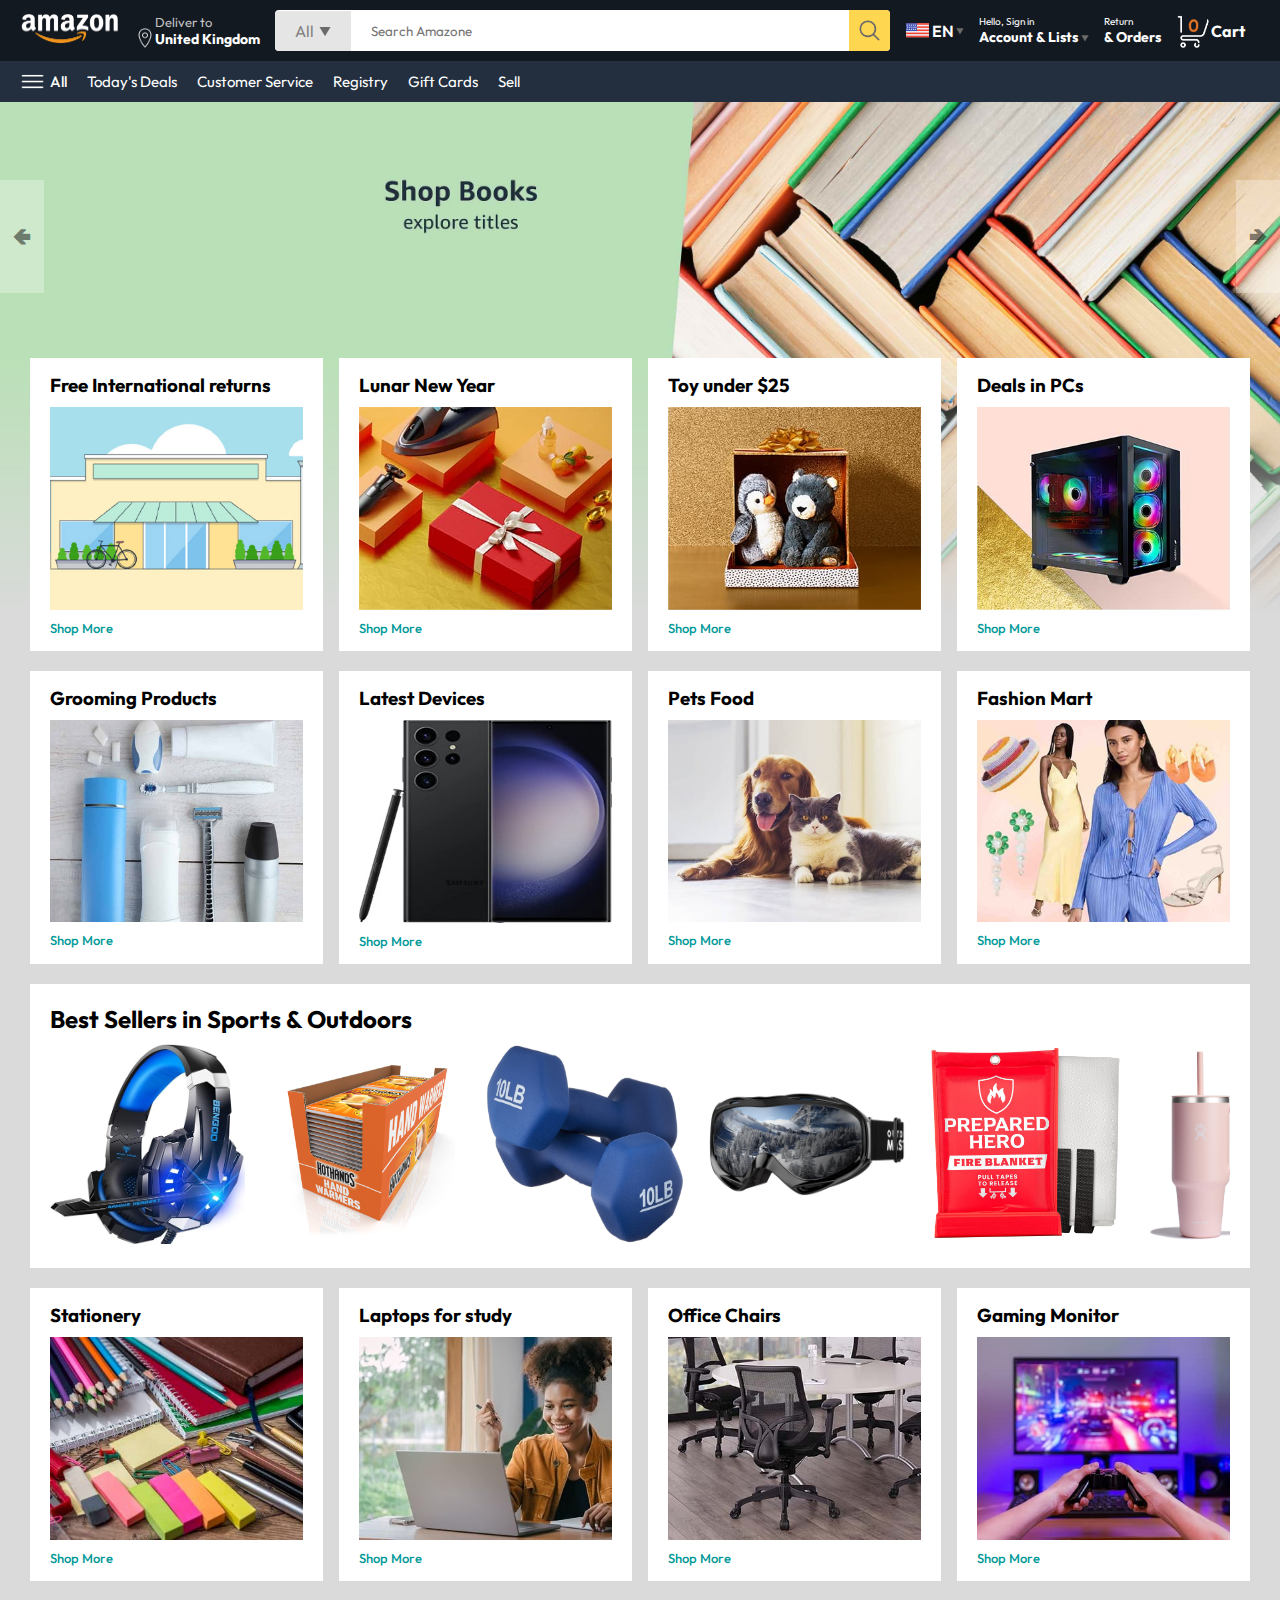
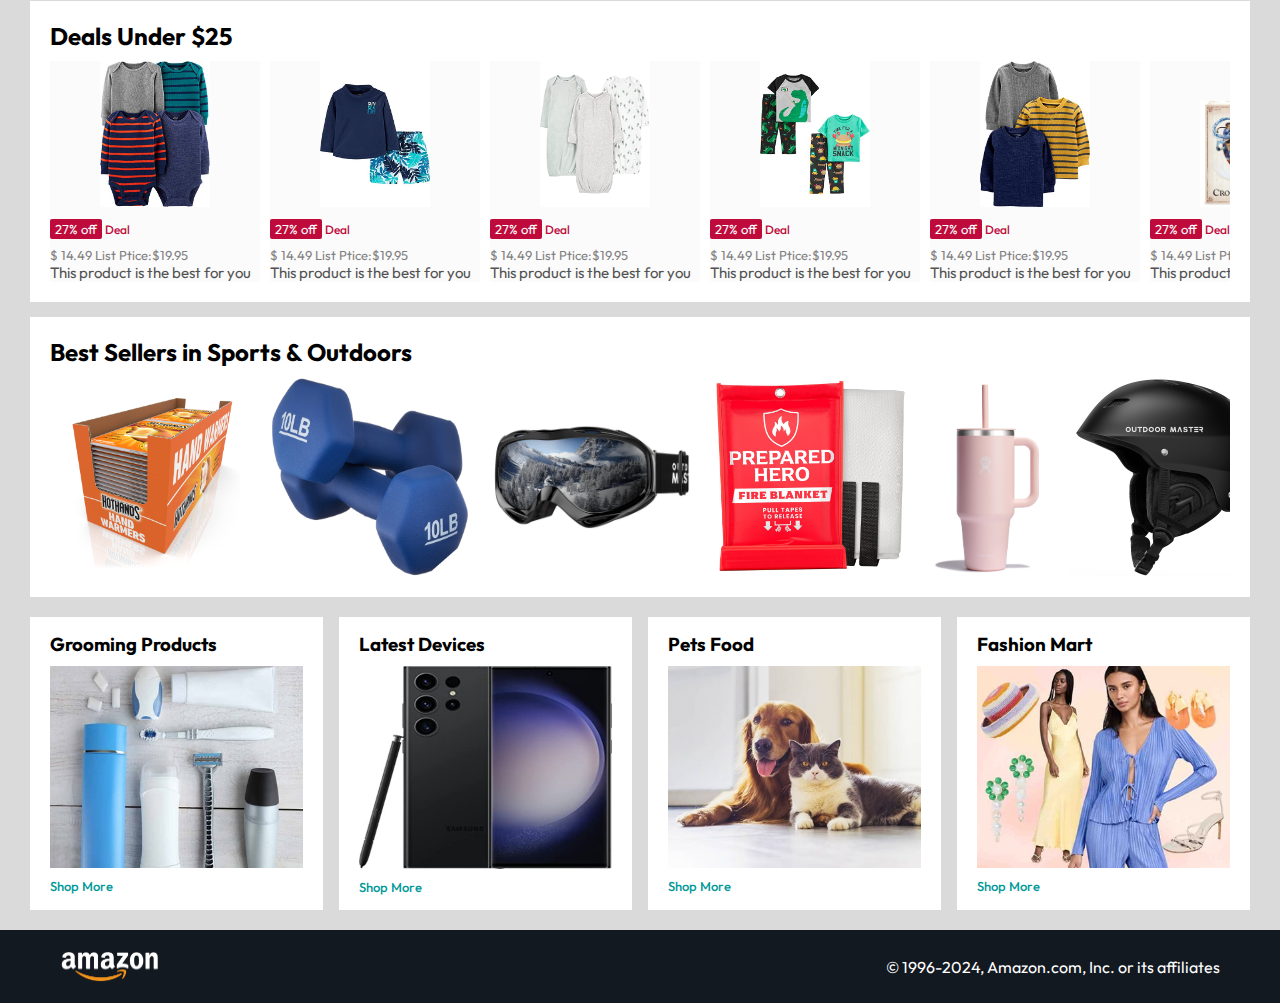
<file: index.html>
<!DOCTYPE html>
<html lang="en">
<head>
    <meta charset="UTF-8">
    <meta name="viewport" content="width=device-width, initial-scale=1.0">
    <title>Amazone Clone</title>
    <link rel="stylesheet" href="style.css">
</head>
<body>
    <!-- Navigation Menu -->
    <nav>
        <a href="/">
            <img src="assets/amazon_logo.png" alt="logo"  width="100px">
        </a>
        <div class="nav-country">
            <img src="assets/location_icon.png" height="20px">
            <div>
                <p>Deliver to</p>
                <h1>United Kingdom</h1>
            </div>
        </div>
        <div class="nav-search">
            <div class="nav-search-category">
                <p>All</p>
                <img src="assets/dropdown_icon.png" height="12">
            </div>
            <input type="text" class="nav-search-input" placeholder="Search Amazone">
            <img src="assets/search_icon.png" class="nav-search-icon">
        </div>
        <div class="nav-language">
            <img src="assets/us_flag.png" width="25px">
            <p>EN</p>
            <img src="assets/dropdown_icon.png" width="8px">
        </div>
        <div class="nav-text">
            <p><a href="/signin.html">Hello, Sign in</a></p>
            <h1>Account & Lists  <img src="assets/dropdown_icon.png" width="8px"></h1>
        </div>
        <div class="nav-text">
            <p>Return</p>
            <h1>& Orders</h1>
        </div>
        <a href="/signin.html" class="mobile-user-icon" style="display: none;">
            <img src="assets/user.png">
        </a>
        <a href="/cart.html" class="nav-cart">
            <img src="assets/cart_icon.png" width="35px">
            <h4>Cart</h4>
        </a>
    </nav>

    <div class="nav-bottom">
        <div>
            <img src="assets/menu_icon.png" width="25px">
            <p>All</p>
        </div>
        <p>Today's Deals</p>
        <p>Customer Service</p>
        <p>Registry</p>
        <p>Gift Cards</p>
        <p>Sell</p>
    </div>

    <!-- Header Image Slider -->
    <div class="header-slider">
        <a href="#" class="control_prev">&#129144</a>
        <a href="#" class="control_next">&#129146</a>
        <ul>
            <img src="assets/header1.jpg"  class="header-img">
            <img src="assets/header2.jpg"  class="header-img">
            <img src="assets/header3.jpg"  class="header-img">
            <img src="assets/header4.jpg"  class="header-img">
            <img src="assets/header5.jpg"  class="header-img">
            <img src="assets/header6.jpg"  class="header-img">
        </ul>
    </div>

    <div class="box-row header-box">
        <div class="box-col">
            <h3>Free International returns</h3>
            <img src="assets/box1-1.jpg">
            <a href="/">Shop More</a>
        </div>
        <div class="box-col">
            <h3>Lunar New Year</h3>
            <img src="assets/box1-2.jpg">
            <a href="/">Shop More</a>
        </div>
        <div class="box-col">
            <h3>Toy under $25</h3>
            <img src="assets/box1-3.jpg">
            <a href="/">Shop More</a>
        </div>
        <div class="box-col">
            <h3>Deals in PCs</h3>
            <img src="assets/box1-4.jpg">
            <a href="/">Shop More</a>
        </div>
    </div>

    <div class="box-row">
        <div class="box-col">
            <h3>Grooming Products</h3>
            <img src="assets/box2-1.jpg">
            <a href="/">Shop More</a>
        </div>
        <div class="box-col">
            <h3>Latest Devices</h3>
            <img src="assets/box2-2.jpg">
            <a href="/">Shop More</a>
        </div>
        <div class="box-col">
            <h3>Pets Food</h3>
            <img src="assets/box2-3.jpg">
            <a href="/">Shop More</a>
        </div>
        <div class="box-col">
            <h3>Fashion Mart</h3>
            <img src="assets/box2-4.jpg">
            <a href="/">Shop More</a>
        </div>
    </div>

    <!-- Product Slider -->
    <div class="products-slider">
        <h2>Best Sellers in Sports & Outdoors</h2>
        <div class="products">
            <a href="/product.html">
                <img src="assets/product_img.jpg">
            </a>
            <img src="assets/product1-1.jpg">
            <img src="assets/product1-2.jpg">
            <img src="assets/product1-3.jpg">
            <img src="assets/product1-4.jpg">
            <img src="assets/product1-5.jpg">
            <img src="assets/product1-6.jpg">
            <img src="assets/product1-7.jpg">
            <img src="assets/product1-8.jpg">
            <img src="assets/product1-9.jpg">
            <img src="assets/product1-10.jpg">
        </div>
    </div>

    <div class="box-row">
        <div class="box-col">
            <h3>Stationery</h3>
            <img src="assets/box3-1.jpg">
            <a href="/">Shop More</a>
        </div>
        <div class="box-col">
            <h3>Laptops for study</h3>
            <img src="assets/box3-2.jpg">
            <a href="/">Shop More</a>
        </div>
        <div class="box-col">
            <h3>Office Chairs</h3>
            <img src="assets/box3-3.jpg">
            <a href="/">Shop More</a>
        </div>
        <div class="box-col">
            <h3>Gaming Monitor</h3>
            <img src="assets/box3-4.jpg">
            <a href="/">Shop More</a>
        </div>
    </div>

    <div class="products-slider-with-price">
        <h2>Deals Under $25</h2>
        <div class="products">
            <div class="product-card">
                <div class="product-img-container">
                    <img src="assets/product2-1.jpg">
                </div>
                <div class="product-offer">
                    <p>27% off</p>
                    <span>Deal</span>
                </div>
                <p class="product-price">$ <span>14.49</span> List Ptice:$19.95</p>
                <h4>This product is the best for you</h4>
            </div>
            <div class="product-card">
                <div class="product-img-container">
                    <img src="assets/product2-2.jpg">
                </div>
                <div class="product-offer">
                    <p>27% off</p>
                    <span>Deal</span>
                </div>
                <p class="product-price">$ <span>14.49</span> List Ptice:$19.95</p>
                <h4>This product is the best for you</h4>
            </div>
            <div class="product-card">
                <div class="product-img-container">
                    <img src="assets/product2-3.jpg">
                </div>
                <div class="product-offer">
                    <p>27% off</p>
                    <span>Deal</span>
                </div>
                <p class="product-price">$ <span>14.49</span> List Ptice:$19.95</p>
                <h4>This product is the best for you</h4>
            </div>
            <div class="product-card">
                <div class="product-img-container">
                    <img src="assets/product2-4.jpg">
                </div>
                <div class="product-offer">
                    <p>27% off</p>
                    <span>Deal</span>
                </div>
                <p class="product-price">$ <span>14.49</span> List Ptice:$19.95</p>
                <h4>This product is the best for you</h4>
            </div>
            <div class="product-card">
                <div class="product-img-container">
                    <img src="assets/product2-5.jpg">
                </div>
                <div class="product-offer">
                    <p>27% off</p>
                    <span>Deal</span>
                </div>
                <p class="product-price">$ <span>14.49</span> List Ptice:$19.95</p>
                <h4>This product is the best for you</h4>
            </div>
            <div class="product-card">
                <div class="product-img-container">
                    <img src="assets/product2-6.jpg">
                </div>
                <div class="product-offer">
                    <p>27% off</p>
                    <span>Deal</span>
                </div>
                <p class="product-price">$ <span>14.49</span> List Ptice:$19.95</p>
                <h4>This product is the best for you</h4>
            </div>
            <div class="product-card">
                <div class="product-img-container">
                    <img src="assets/product2-7.jpg">
                </div>
                <div class="product-offer">
                    <p>27% off</p>
                    <span>Deal</span>
                </div>
                <p class="product-price">$ <span>14.49</span> List Ptice:$19.95</p>
                <h4>This product is the best for you</h4>
            </div>
            <div class="product-card">
                <div class="product-img-container">
                    <img src="assets/product2-8.jpg">
                </div>
                <div class="product-offer">
                    <p>27% off</p>
                    <span>Deal</span>
                </div>
                <p class="product-price">$ <span>14.49</span> List Ptice:$19.95</p>
                <h4>This product is the best for you</h4>
            </div>
            <div class="product-card">
                <div class="product-img-container">
                    <img src="assets/product2-9.jpg">
                </div>
                <div class="product-offer">
                    <p>27% off</p>
                    <span>Deal</span>
                </div>
                <p class="product-price">$ <span>14.49</span> List Ptice:$19.95</p>
                <h4>This product is the best for you</h4>
            </div>
            <div class="product-card">
                <div class="product-img-container">
                    <img src="assets/product2-10.jpg">
                </div>
                <div class="product-offer">
                    <p>27% off</p>
                    <span>Deal</span>
                </div>
                <p class="product-price">$ <span>14.49</span> List Ptice:$19.95</p>
                <h4>This product is the best for you</h4>
            </div>
            <div class="product-card">
                <div class="product-img-container">
                    <img src="assets/product2-11.jpg">
                </div>
                <div class="product-offer">
                    <p>27% off</p>
                    <span>Deal</span>
                </div>
                <p class="product-price">$ <span>14.49</span> List Ptice:$19.95</p>
                <h4>This product is the best for you</h4>
            </div>
        </div>
    </div>

    <div class="products-slider">
        <h2>Best Sellers in Sports & Outdoors</h2>
        <div class="products">
            <img src="assets/product1-1.jpg">
            <img src="assets/product1-2.jpg">
            <img src="assets/product1-3.jpg">
            <img src="assets/product1-4.jpg">
            <img src="assets/product1-5.jpg">
            <img src="assets/product1-6.jpg">
            <img src="assets/product1-7.jpg">
            <img src="assets/product1-8.jpg">
            <img src="assets/product1-9.jpg">
            <img src="assets/product1-10.jpg">
        </div>
    </div>

    <div class="box-row">
        <div class="box-col">
            <h3>Grooming Products</h3>
            <img src="assets/box2-1.jpg">
            <a href="/">Shop More</a>
        </div>
        <div class="box-col">
            <h3>Latest Devices</h3>
            <img src="assets/box2-2.jpg">
            <a href="/">Shop More</a>
        </div>
        <div class="box-col">
            <h3>Pets Food</h3>
            <img src="assets/box2-3.jpg">
            <a href="/">Shop More</a>
        </div>
        <div class="box-col">
            <h3>Fashion Mart</h3>
            <img src="assets/box2-4.jpg">
            <a href="/">Shop More</a>
        </div>
    </div>

    <!-- Footer -->
    <footer>
        <img src="assets/amazon_logo.png" width="100px">
        <p>© 1996-2024, Amazon.com, Inc. or its affiliates</p>
    </footer>


<script src="app.js"></script>
</body>
</html>
</file>
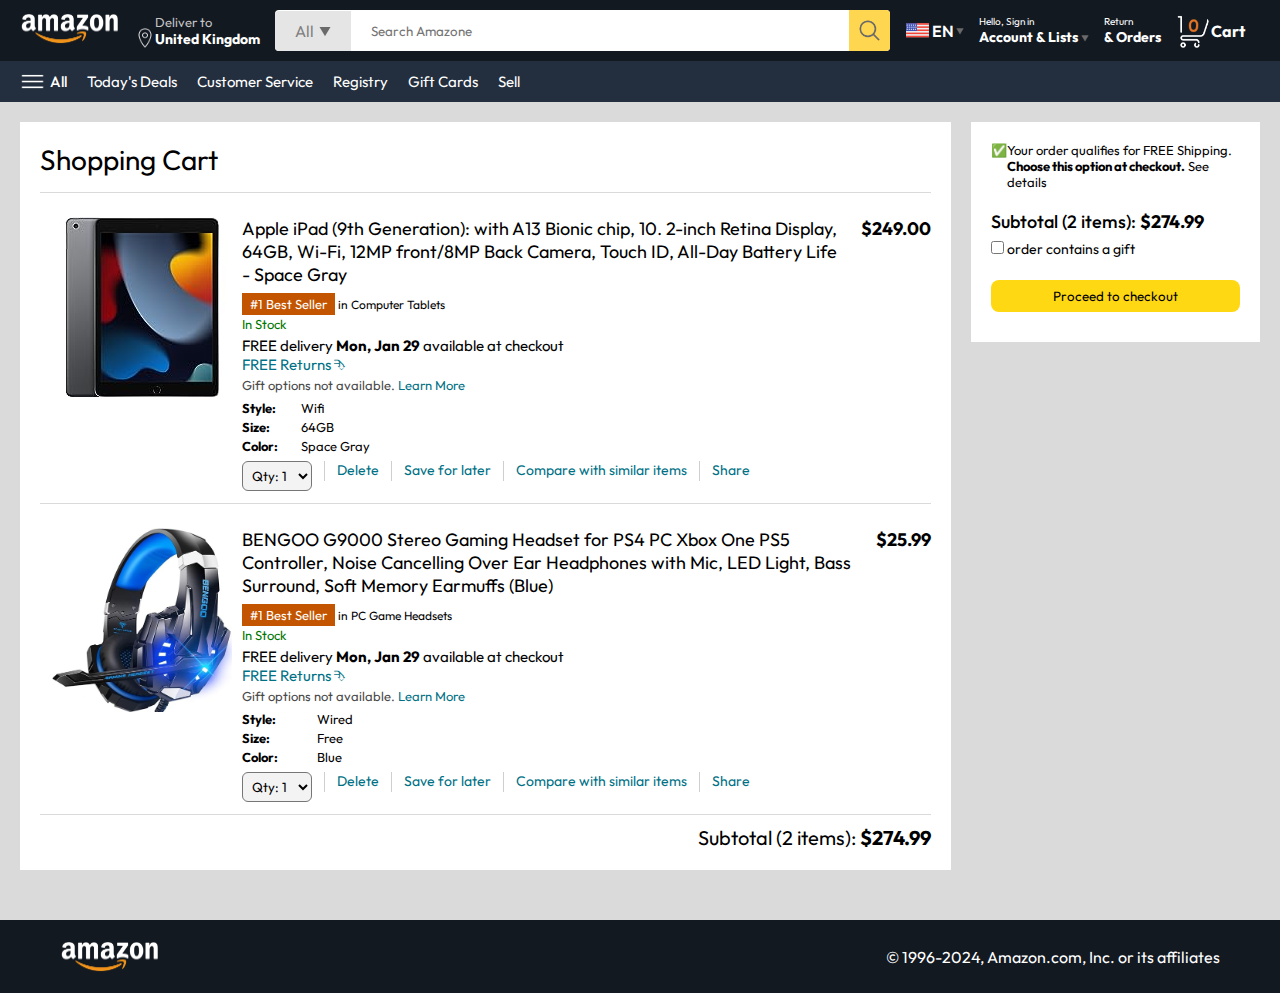
<file: cart.html>
<!DOCTYPE html>
<html lang="en">

<head>
    <meta charset="UTF-8">
    <meta name="viewport" content="width=device-width, initial-scale=1.0">
    <title>Cart</title>
    <link rel="stylesheet" href="style.css">
    <link rel="stylesheet" href="cart.css">
</head>

<body>
    <nav>
        <a href="/">
            <img src="assets/amazon_logo.png" alt="logo" width="100px">
        </a>
        <div class="nav-country">
            <img src="assets/location_icon.png" height="20px">
            <div>
                <p>Deliver to</p>
                <h1>United Kingdom</h1>
            </div>
        </div>
        <div class="nav-search">
            <div class="nav-search-category">
                <p>All</p>
                <img src="assets/dropdown_icon.png" height="12">
            </div>
            <input type="text" class="nav-search-input" placeholder="Search Amazone">
            <img src="assets/search_icon.png" class="nav-search-icon">
        </div>
        <div class="nav-language">
            <img src="assets/us_flag.png" width="25px">
            <p>EN</p>
            <img src="assets/dropdown_icon.png" width="8px">
        </div>
        <div class="nav-text">
            <p><a href="/signin.html">Hello, Sign in</a></p>
            <h1>Account & Lists <img src="assets/dropdown_icon.png" width="8px"></h1>
        </div>
        <div class="nav-text">
            <p>Return</p>
            <h1>& Orders</h1>
        </div>
        <a href="/signin.html" class="mobile-user-icon" style="display: none;">
            <img src="assets/user.png">
        </a>
        <a href="" class="nav-cart">
            <img src="assets/cart_icon.png" width="35px">
            <h4>Cart</h4>
        </a>
    </nav>

    <div class="nav-bottom">
        <div>
            <img src="assets/menu_icon.png" width="25px">
            <p>All</p>
        </div>
        <p>Today's Deals</p>
        <p>Customer Service</p>
        <p>Registry</p>
        <p>Gift Cards</p>
        <p>Sell</p>
    </div>

    <div class="cart">
        <div class="cart-left">
            <h1>Shopping Cart</h1>
            <hr>
            <div class="product-cart-list">
                <img src="assets/ipad_img.jpg" width="180px">
                <div>
                    <div class="product-cart-titleprice">
                        <p>Apple iPad (9th Generation): with A13 Bionic chip, 10. 2-inch Retina Display, 64GB, Wi-Fi,
                            12MP front/8MP Back Camera, Touch ID, All-Day Battery Life - Space Gray</p>
                        <p><b>$249.00</b></p>
                    </div>
                    <p class="product-cart-bestseller">
                        <span>#1 Best Seller</span> in Computer Tablets
                    </p>
                    <p class="product-cart-stock">In Stock</p>
                    <p class="product-cart-delivery">FREE delivery <b>Mon, Jan 29</b> available at checkout</p>
                    <p class="product-cart-returns">FREE Returns &#11191</p>
                    <p class="product-cart-giftoption">Gift options not available. <span>Learn More</span> </p>

                    <div class="product-cart-specs">
                        <p><b>Style:</b></p>  <p>Wifi</p>
                        <p><b>Size:</b></p>   <p>64GB</p>
                        <p><b>Color:</b></p>  <p>Space Gray</p>
                    </div>

                    <div class="cart-list-action">
                        <select>
                            <option value="1">Qty: 1</option>
                            <option value="2">Qty: 2</option>
                            <option value="3">Qty: 3</option>
                            <option value="4">Qty: 4</option>
                            <option value="5">Qty: 5</option>
                        </select>
                        <hr>
                        <p class="action-btn">Delete</p>
                        <hr>
                        <p class="action-btn">Save for later</p>
                        <hr>
                        <p class="action-btn">Compare with similar items</p>
                        <hr>
                        <p class="action-btn">Share</p>
                    </div>

                </div>
            </div>
            <hr>

            <div class="product-cart-list">
                <img src="assets/product_img.jpg" width="180px">
                <div>
                    <div class="product-cart-titleprice">
                        <p> BENGOO G9000 Stereo Gaming Headset for PS4 PC Xbox One PS5 Controller, Noise Cancelling Over Ear Headphones with Mic, LED Light, Bass Surround, Soft Memory Earmuffs (Blue)</p>
                        <p><b>$25.99</b></p>
                    </div>
                    <p class="product-cart-bestseller">
                        <span>#1 Best Seller</span> in PC Game Headsets
                    </p>
                    <p class="product-cart-stock">In Stock</p>
                    <p class="product-cart-delivery">FREE delivery <b>Mon, Jan 29</b> available at checkout</p>
                    <p class="product-cart-returns">FREE Returns &#11191</p>
                    <p class="product-cart-giftoption">Gift options not available. <span>Learn More</span> </p>

                    <div class="product-cart-specs">
                        <p><b>Style:</b></p>  <p>Wired</p>
                        <p><b>Size:</b></p>   <p>Free</p>
                        <p><b>Color:</b></p>  <p>Blue</p>
                    </div>

                    <div class="cart-list-action">
                        <select>
                            <option value="1">Qty: 1</option>
                            <option value="2">Qty: 2</option>
                            <option value="3">Qty: 3</option>
                            <option value="4">Qty: 4</option>
                            <option value="5">Qty: 5</option>
                        </select>
                        <hr>
                        <p class="action-btn">Delete</p>
                        <hr>
                        <p class="action-btn">Save for later</p>
                        <hr>
                        <p class="action-btn">Compare with similar items</p>
                        <hr>
                        <p class="action-btn">Share</p>
                    </div>
                </div>
            </div>
            <hr>
            <div class="cart-list-subtotal">
                Subtotal (2 items): <b>$274.99</b>
            </div>
        </div>
        <div class="cart-right">
            <div class="cart-free-delivery">
                <p>&#x2705</p>
                <p>Your order qualifies for FREE Shipping. <b>Choose this option at checkout.</b> See details</p>
            </div>
            <p class="cart-subtotal">Subtotal (2 items): <b>$274.99</b></p>
            <p class="cart-right-gift"> <input type="checkbox"> order contains a gift</p>
            <button>Proceed to checkout</button>
        </div>
    </div>


    <footer class="footer-cart">
        <img src="assets/amazon_logo.png" width="100px">
        <p>© 1996-2024, Amazon.com, Inc. or its affiliates</p>
    </footer>


</body>
</html>
</file>
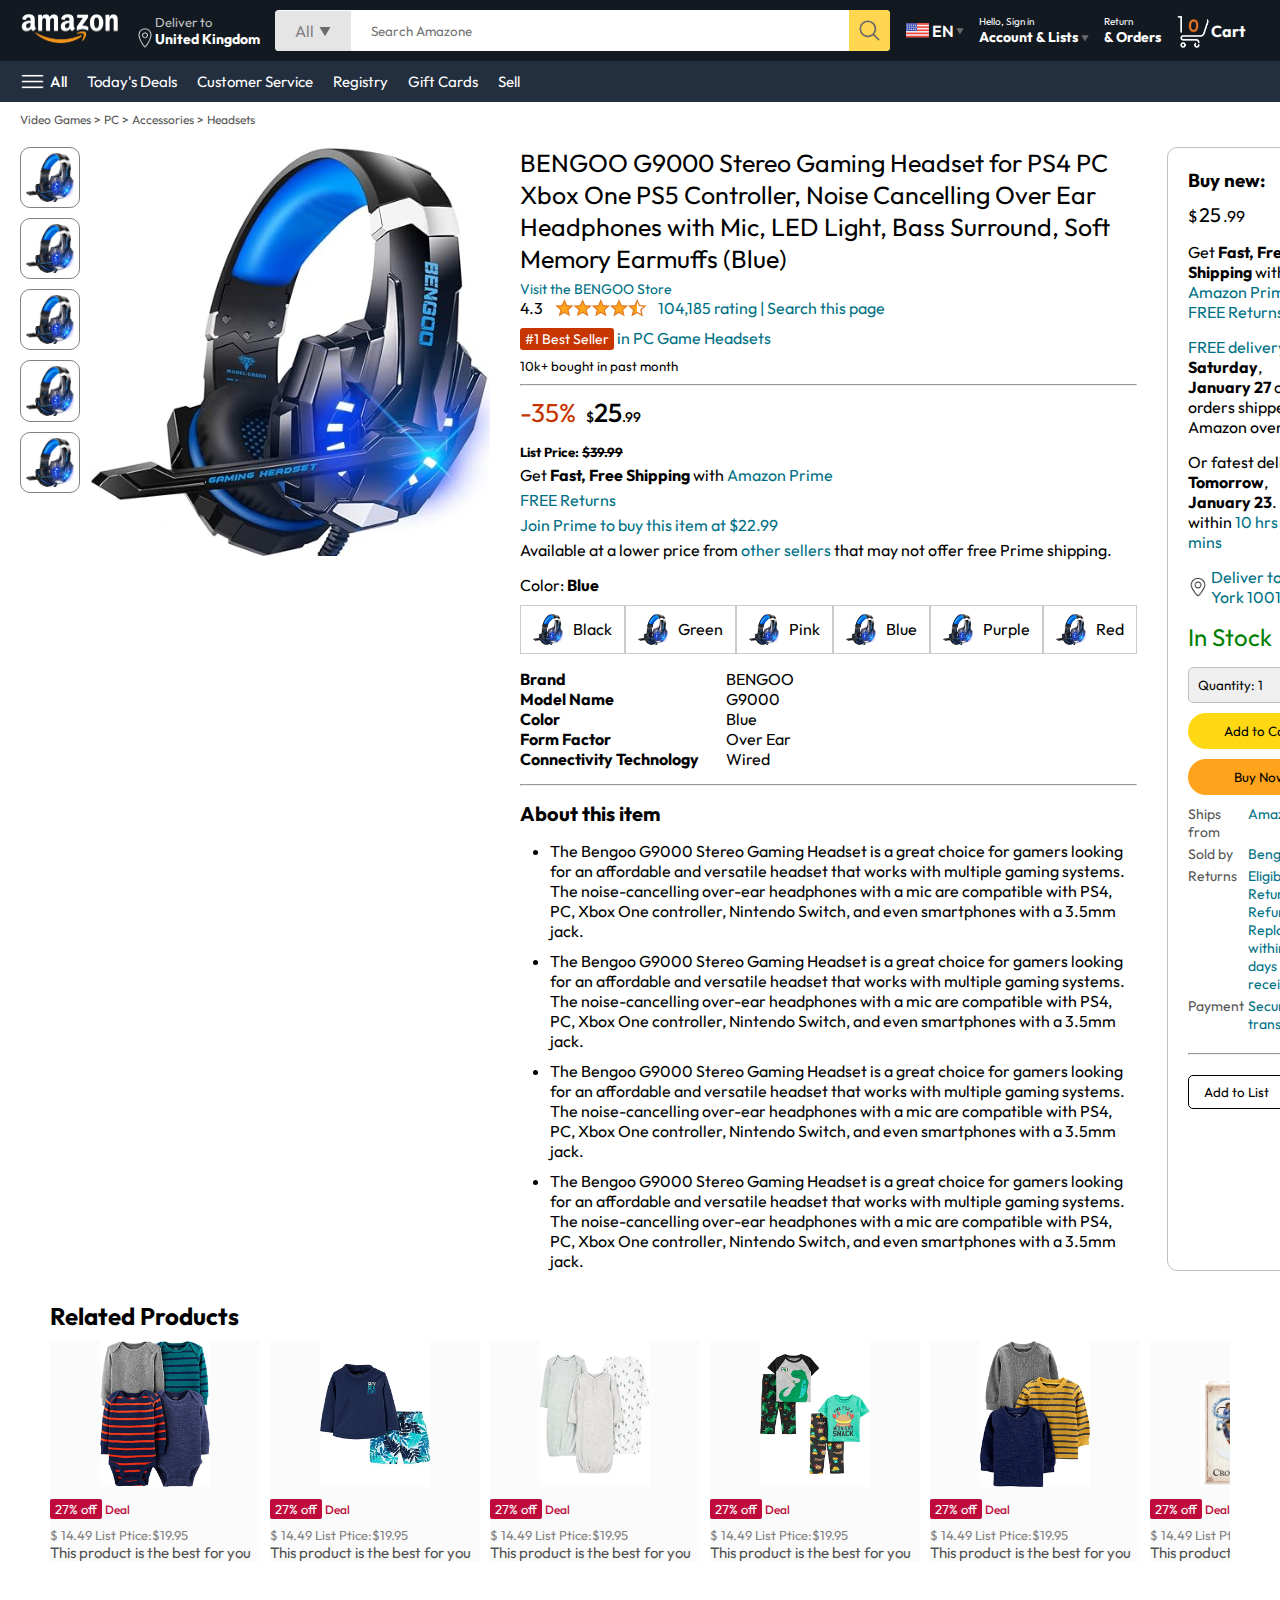
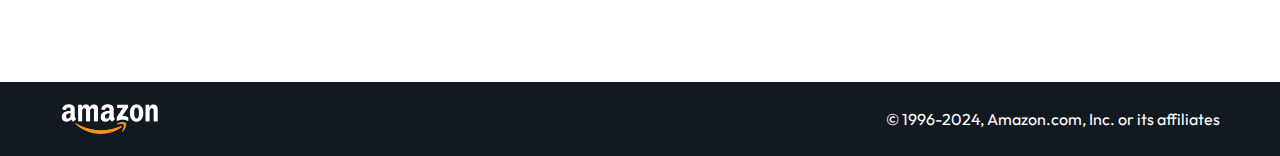
<file: product.html>
<!DOCTYPE html>
<html lang="en">
<head>
    <meta charset="UTF-8">
    <meta name="viewport" content="width=device-width, initial-scale=1.0">
    <title>Product Page</title>
    <link rel="stylesheet" href="style.css">
    <link rel="stylesheet" href="product.css">
</head>
<body>
    <nav>
        <a href="/">
            <img src="assets/amazon_logo.png" alt="logo"  width="100px">
        </a>
        <div class="nav-country">
            <img src="assets/location_icon.png" height="20px">
            <div>
                <p>Deliver to</p>
                <h1>United Kingdom</h1>
            </div>
        </div>
        <div class="nav-search">
            <div class="nav-search-category">
                <p>All</p>
                <img src="assets/dropdown_icon.png" height="12">
            </div>
            <input type="text" class="nav-search-input" placeholder="Search Amazone">
            <img src="assets/search_icon.png" class="nav-search-icon">
        </div>
        <div class="nav-language">
            <img src="assets/us_flag.png" width="25px">
            <p>EN</p>
            <img src="assets/dropdown_icon.png" width="8px">
        </div>
        <div class="nav-text">
            <p><a href="/signin.html">Hello, Sign in</a></p>
            <h1>Account & Lists  <img src="assets/dropdown_icon.png" width="8px"></h1>
        </div>
        <div class="nav-text">
            <p>Return</p>
            <h1>& Orders</h1>
        </div>
        <a href="/signin.html" class="mobile-user-icon" style="display: none;">
            <img src="assets/user.png">
        </a>
        <a href="/cart.html" class="nav-cart">
            <img src="assets/cart_icon.png" width="35px">
            <h4>Cart</h4>
        </a>
    </nav>

    <div class="nav-bottom">
        <div>
            <img src="assets/menu_icon.png" width="25px">
            <p>All</p>
        </div>
        <p>Today's Deals</p>
        <p>Customer Service</p>
        <p>Registry</p>
        <p>Gift Cards</p>
        <p>Sell</p>
    </div>

    <p class="breadcrum">Video Games > PC > Accessories > Headsets</p>

    <div class="product-display">
        <div class="product-d-image">
            <div class="product-icons">
                <img src="assets/product_img.jpg" width="60px">
                <img src="assets/product_img.jpg" width="60px">
                <img src="assets/product_img.jpg" width="60px">
                <img src="assets/product_img.jpg" width="60px">
                <img src="assets/product_img.jpg" width="60px">
            </div>
            <div class="product-main-image">
                <img src="assets/product_img.jpg" width="400px">
            </div>
        </div>

        <div class="product-d-details">
            <p class="product-title">
                BENGOO G9000 Stereo Gaming Headset for PS4 PC Xbox One PS5 Controller, Noise Cancelling Over Ear Headphones with Mic, LED Light, Bass Surround, Soft Memory Earmuffs (Blue)
            </p>
            <p class="brand-store">Visit the BENGOO Store</p>
            <div class="product-rating">
                <div>
                    <div>4.3 <img src="assets/rating_img.png" height="20px"></div>
                    <p>104,185 rating | Search this page</p>
                </div>
                <p><span>#1 Best Seller</span> in PC Game Headsets</p>
                <h5>10k+ bought in past month</h5>
                <hr>
            </div>

            <div class="product-d-price">
                <div>
                    <p>-35%</p>
                    <h1>$<span>25</span>.99</h1>
                </div>
                <h5>List Price: <span>$39.99</span></h5>
                <p>Get <b>Fast, Free Shipping</b> with <span>Amazon Prime</span></p>
                <p><span>FREE Returns</span></p>
                <p><span>Join Prime to buy this item at $22.99</span></p>
                <p>Available at a lower price from <span>other sellers</span> that may not offer free Prime shipping.</p>
            </div>

            <div class="product-color-selection">
                <p>Color: <b>Blue</b></p>
                <div class="product-color-options">
                    <div class="option">
                        <img src="assets/product_img.jpg" width="30px">
                        <p>Black</p>
                    </div>
                    <div class="option">
                        <img src="assets/product_img.jpg" width="30px">
                        <p>Green</p>
                    </div>
                    <div class="option">
                        <img src="assets/product_img.jpg" width="30px">
                        <p>Pink</p>
                    </div>
                    <div class="option">
                        <img src="assets/product_img.jpg" width="30px">
                        <p>Blue</p>
                    </div>
                    <div class="option">
                        <img src="assets/product_img.jpg" width="30px">
                        <p>Purple</p>
                    </div>
                    <div class="option">
                        <img src="assets/product_img.jpg" width="30px">
                        <p>Red</p>
                    </div>
                </div>
            </div>

            <div class="product-info">
                <p><b>Brand</b></p> <p>BENGOO</p>
                <p><b>Model Name</b></p> <p>G9000</p>
                <p><b>Color</b></p> <p>Blue</p>
                <p><b>Form Factor</b></p> <p>Over Ear</p>
                <p><b>Connectivity Technology</b></p> <p>Wired</p>
            </div>
            <hr>

            <div class="product-description">
                <h1>About this item</h1>
                <ul>
                    <li>The Bengoo G9000 Stereo Gaming Headset is a great choice for gamers looking for an affordable and versatile headset that works with multiple gaming systems. The noise-cancelling over-ear headphones with a mic are compatible with PS4, PC, Xbox One controller, Nintendo Switch, and even smartphones with a 3.5mm jack.</li>
                    <li>The Bengoo G9000 Stereo Gaming Headset is a great choice for gamers looking for an affordable and versatile headset that works with multiple gaming systems. The noise-cancelling over-ear headphones with a mic are compatible with PS4, PC, Xbox One controller, Nintendo Switch, and even smartphones with a 3.5mm jack.</li>
                    <li>The Bengoo G9000 Stereo Gaming Headset is a great choice for gamers looking for an affordable and versatile headset that works with multiple gaming systems. The noise-cancelling over-ear headphones with a mic are compatible with PS4, PC, Xbox One controller, Nintendo Switch, and even smartphones with a 3.5mm jack.</li>
                    <li>The Bengoo G9000 Stereo Gaming Headset is a great choice for gamers looking for an affordable and versatile headset that works with multiple gaming systems. The noise-cancelling over-ear headphones with a mic are compatible with PS4, PC, Xbox One controller, Nintendo Switch, and even smartphones with a 3.5mm jack.</li>
                </ul>
            </div>
        </div>
        <div class="product-d-purchase">
            <div class="title">
                <h3>Buy new:</h3> <img src="assets/circle_icon.png" width="20px">
            </div>
            <h1 class="price">$<span>25</span>.99</h1>
            <div class="gap">
                <p>Get <b>Fast, Free Shipping</b> with <span>Amazon Prime</span></p>
                <p><span>FREE Returns</span></p>
            </div>
            <div class="gap">
                <p><span>FREE delivery</span> <b>Saturday</b>,</p>
                <p><b>January 27</b> on orders shipped by Amazon over $35</p>
            </div>
            <div class="gap">
                <p>Or fatest delivery <b>Tomorrow</b>, <b>January 23</b>. Order within <span>10 hrs 56 mins</span></p>
            </div>

            <div class="delivery-location">
                <img src="assets/location_icon_dark.png" width="20px">
                <p><span>Deliver to New York 10014</span></p>
            </div>
            <h2 class="product-stock">In Stock</h2>
            <select class="product-quantity">
                <option value="1">Quantity: 1</option>
                <option value="2">Quantity: 2</option>
                <option value="3">Quantity: 3</option>
            </select>
            <button class="btn">Add to Cart</button>
            <button class="btn product-buy">Buy Now</button>

            <div class="product-seller-info">
                <p>Ships from</p> <p><span>Amazon</span></p>
                <p>Sold by</p> <p><span>Bengoo Inc.</span></p>
                <p>Returns</p> <p><span>Eligible for Return, Refund or Replacement within  30 days of receipt</span></p>
                <p>Payment</p> <p><span>Secure transaction</span></p>
            </div>
            <hr>
            <button class="product-add-list">Add to List</button>
        </div>
    </div>

    <div class="products-slider-with-price">
        <h2>Related Products</h2>
        <div class="products">
            <div class="product-card">
                <div class="product-img-container">
                    <img src="assets/product2-1.jpg">
                </div>
                <div class="product-offer">
                    <p>27% off</p>
                    <span>Deal</span>
                </div>
                <p class="product-price">$ <span>14.49</span> List Ptice:$19.95</p>
                <h4>This product is the best for you</h4>
            </div>
            <div class="product-card">
                <div class="product-img-container">
                    <img src="assets/product2-2.jpg">
                </div>
                <div class="product-offer">
                    <p>27% off</p>
                    <span>Deal</span>
                </div>
                <p class="product-price">$ <span>14.49</span> List Ptice:$19.95</p>
                <h4>This product is the best for you</h4>
            </div>
            <div class="product-card">
                <div class="product-img-container">
                    <img src="assets/product2-3.jpg">
                </div>
                <div class="product-offer">
                    <p>27% off</p>
                    <span>Deal</span>
                </div>
                <p class="product-price">$ <span>14.49</span> List Ptice:$19.95</p>
                <h4>This product is the best for you</h4>
            </div>
            <div class="product-card">
                <div class="product-img-container">
                    <img src="assets/product2-4.jpg">
                </div>
                <div class="product-offer">
                    <p>27% off</p>
                    <span>Deal</span>
                </div>
                <p class="product-price">$ <span>14.49</span> List Ptice:$19.95</p>
                <h4>This product is the best for you</h4>
            </div>
            <div class="product-card">
                <div class="product-img-container">
                    <img src="assets/product2-5.jpg">
                </div>
                <div class="product-offer">
                    <p>27% off</p>
                    <span>Deal</span>
                </div>
                <p class="product-price">$ <span>14.49</span> List Ptice:$19.95</p>
                <h4>This product is the best for you</h4>
            </div>
            <div class="product-card">
                <div class="product-img-container">
                    <img src="assets/product2-6.jpg">
                </div>
                <div class="product-offer">
                    <p>27% off</p>
                    <span>Deal</span>
                </div>
                <p class="product-price">$ <span>14.49</span> List Ptice:$19.95</p>
                <h4>This product is the best for you</h4>
            </div>
            <div class="product-card">
                <div class="product-img-container">
                    <img src="assets/product2-7.jpg">
                </div>
                <div class="product-offer">
                    <p>27% off</p>
                    <span>Deal</span>
                </div>
                <p class="product-price">$ <span>14.49</span> List Ptice:$19.95</p>
                <h4>This product is the best for you</h4>
            </div>
            <div class="product-card">
                <div class="product-img-container">
                    <img src="assets/product2-8.jpg">
                </div>
                <div class="product-offer">
                    <p>27% off</p>
                    <span>Deal</span>
                </div>
                <p class="product-price">$ <span>14.49</span> List Ptice:$19.95</p>
                <h4>This product is the best for you</h4>
            </div>
            <div class="product-card">
                <div class="product-img-container">
                    <img src="assets/product2-9.jpg">
                </div>
                <div class="product-offer">
                    <p>27% off</p>
                    <span>Deal</span>
                </div>
                <p class="product-price">$ <span>14.49</span> List Ptice:$19.95</p>
                <h4>This product is the best for you</h4>
            </div>
            <div class="product-card">
                <div class="product-img-container">
                    <img src="assets/product2-10.jpg">
                </div>
                <div class="product-offer">
                    <p>27% off</p>
                    <span>Deal</span>
                </div>
                <p class="product-price">$ <span>14.49</span> List Ptice:$19.95</p>
                <h4>This product is the best for you</h4>
            </div>
            <div class="product-card">
                <div class="product-img-container">
                    <img src="assets/product2-11.jpg">
                </div>
                <div class="product-offer">
                    <p>27% off</p>
                    <span>Deal</span>
                </div>
                <p class="product-price">$ <span>14.49</span> List Ptice:$19.95</p>
                <h4>This product is the best for you</h4>
            </div>
        </div>
    </div>

    <footer class="product-footer">
        <img src="assets/amazon_logo.png" width="100px">
        <p>© 1996-2024, Amazon.com, Inc. or its affiliates</p>
    </footer>

<script>
    const scrollContainer = document.querySelectorAll(".products");
    for(const item of scrollContainer){
        item.addEventListener("wheel", (evt) => {
            evt.preventDefault();
            item.scrollLeft += evt.deltaY;
        });
    }
</script>
</body>
</html>
</file>
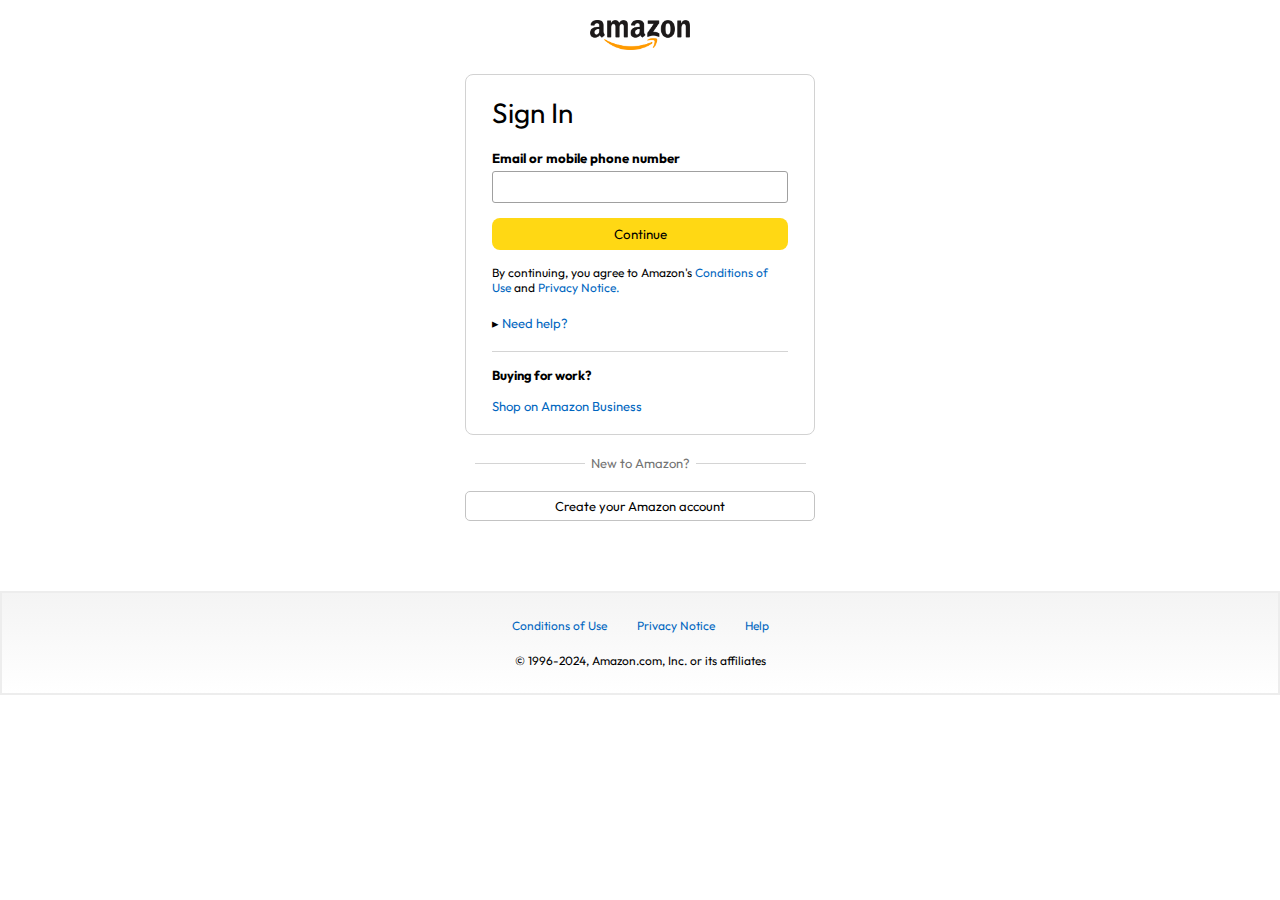
<file: signin.html>
<!DOCTYPE html>
<html lang="en">
<head>
    <meta charset="UTF-8">
    <meta name="viewport" content="width=device-width, initial-scale=1.0">
    <title>Sign In</title>
    <!-- <link rel="stylesheet" href="style.css"> -->
    <link rel="stylesheet" href="signin.css">
</head>
<body>
    <a href="/"><img class="logo" src="assets/amazon_logo_dark.png" width="100px"></a>
    <div class="signin-container">
        <h1 class="signin-title">Sign In</h1>
        <h5 class="input-lable">Email or mobile phone number</h5>
        <input type="text">
        <button>Continue</button>
        <p class="signin-condition">By continuing, you agree to Amazon's <span>Conditions of Use</span> and <span>Privacy Notice.</span></p>
        <p class="signin-help">&#9656 <span>Need help?</span></p>
        <hr>
        <h4>Buying for work?</h4>
        <p class="signin-business"><span>Shop on Amazon Business</span></p>
    </div>

    <div class="signin-bottom">
        <hr>
        <p>New to Amazon?</p>
        <hr>
    </div>
    <a href="/signup.html">
        <button class="signin-signup-btn">Create your Amazon account</button>
    </a>
    <footer>
        <div class="footer-links">
            <a href="#">Conditions of Use</a>
            <a href="#">Privacy Notice</a>
            <a href="#">Help</a>
        </div>
        <p class="footer-copyright">© 1996-2024, Amazon.com, Inc. or its affiliates</p>
    </footer>
</body>
</html>
</file>
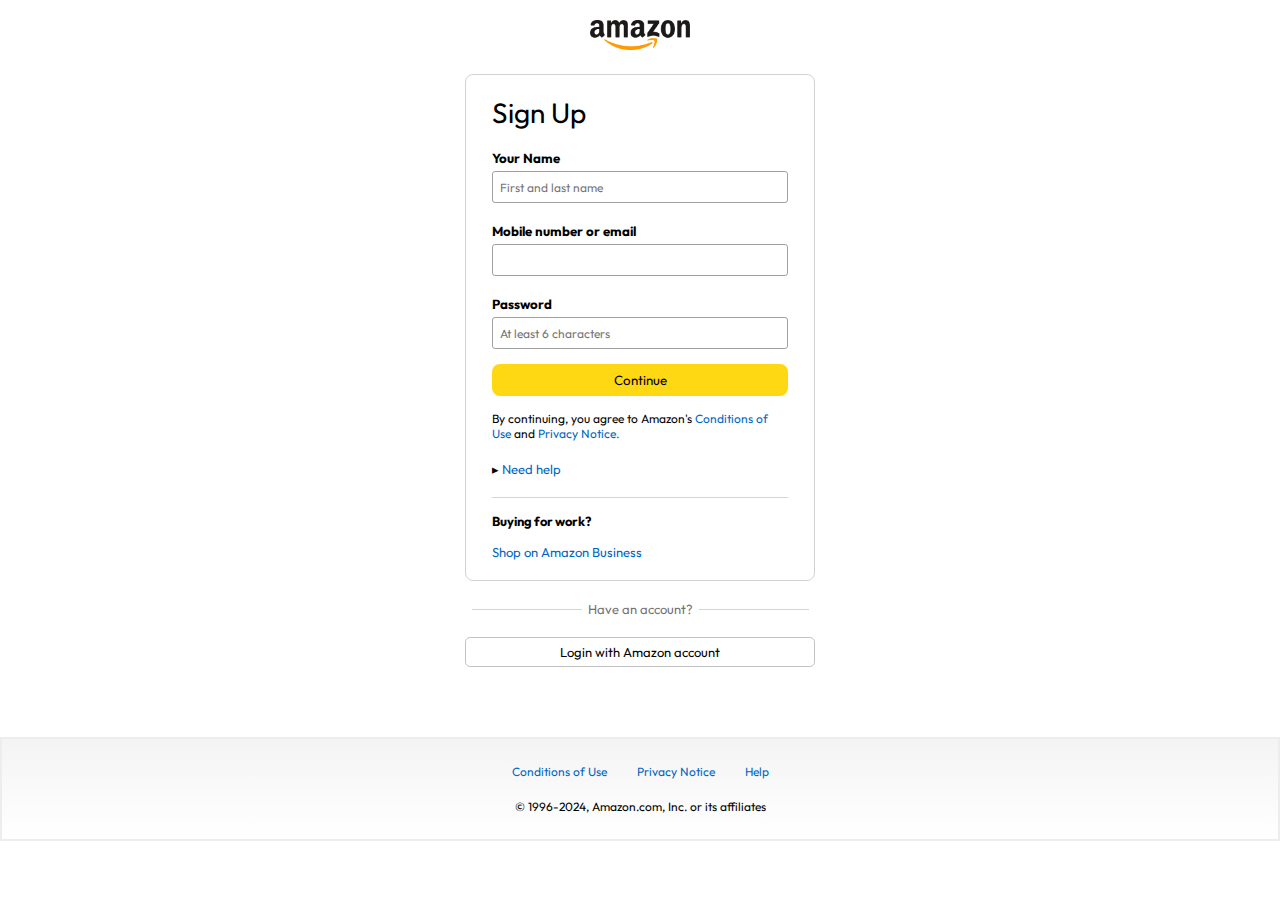
<file: signup.html>
<!DOCTYPE html>
<html lang="en">
<head>
    <meta charset="UTF-8">
    <meta name="viewport" content="width=device-width, initial-scale=1.0">
    <title>Sign Up</title>
    <link rel="stylesheet" href="signin.css">
</head>
<body>
    <a href="/"><img class="logo" src="assets/amazon_logo_dark.png" width="100px"></a>
    <div class="signin-container">
        <h1 class="signin-title">Sign Up</h1>
        <h5 class="input-lable">Your Name</h5>
        <input type="text" placeholder="First and last name">
        <h5 class="input-lable">Mobile number or email</h5>
        <input type="text">
        <h5 class="input-lable">Password</h5>
        <input type="password" placeholder="At least 6 characters">
        <button>Continue</button>
        <p class="signin-condition">By continuing, you agree to Amazon's <span>Conditions of Use</span> and <span>Privacy Notice.</span></p>
        <p class="signin-help">&#9656 <span>Need help</span></p>
        <hr>
        <h4>Buying for work?</h4>
        <p class="signin-business"><span>Shop on Amazon Business</span></p>
    </div>

    <div class="signin-bottom">
        <hr>
        <p>Have an account?</p>
        <hr>
    </div>
    <a href="/signin.html">
        <button class="signin-signup-btn">Login with Amazon account</button>
    </a>
    <footer>
        <div class="footer-links">
            <a href="#">Conditions of Use</a>
            <a href="#">Privacy Notice</a>
            <a href="#">Help</a>
        </div>
        <p class="footer-copyright">© 1996-2024, Amazon.com, Inc. or its affiliates</p>
    </footer>
</body>
</html>
</file>
<file: style.css>
@import url('https://fonts.googleapis.com/css2?family=Fira+Sans:ital,wght@0,100;0,200;0,300;0,400;0,500;0,600;0,700;0,800;0,900;1,100;1,200;1,300;1,400;1,500;1,600;1,700;1,800;1,900&family=Montserrat:wght@300&family=Outfit:wght@100..900&family=Poppins:ital,wght@0,100;0,200;0,300;0,400;0,500;0,600;0,700;0,800;0,900;1,100;1,200;1,300;1,400;1,500;1,600;1,700;1,800;1,900&family=Source+Code+Pro:ital,wght@0,200..900;1,200..900&display=swap');

*{
    margin: 0;
    padding: 0;
    box-sizing: border-box;
    font-family: "Outfit", sans-serif;
}

body{
    background: #dadada;
}

a{
    text-decoration: none;
    color: inherit;
}

nav{
    display: flex;
    align-items: center;
    justify-content: space-between;
    background: #131921;
    padding: 10px 20px;
    color: #fff;
}

.nav-country{ 
    display: flex;  /* icon will be left side & text will be right side*/
    align-items: end; /* icon will be in the bottom*/
    margin-left: 15px;
    font-size: 13px;
    color: #c4c4c4;
}

.nav-country h1{
    color: #fff;
    font-size: 14px;
}

.nav-search{
    flex: 1;
    display: flex;
    align-items: center;
    background: #fff;
    color: gray;
    max-width: 1000px;
    border-radius: 4px;
    margin-left: 15px;
}

.nav-search-category{
    display: flex;
    align-items: center;
    padding: 10px 20px;
    gap: 5px;
    background: #e5e5e5;
    border-radius: 4px 0 0 4px;
}

.nav-search-input{
    border: none;
    outline: none;
    padding-left: 20px;
    width: 100%;
}

.nav-search-icon{
    max-width: 41px;
    padding: 8px;
    background: #ffd64f;
    border-radius: 0 4px 4px 0;
}

.nav-language{
    display: flex;
    align-items: center;
    gap: 2px;
    font-weight: 600;
    margin-left: 15px;
}

.nav-text{
    margin-left: 15px;
}

.nav-text p{
    font-size: 10px;
}

.nav-text h1{
    font-size: 14px;
}

.nav-cart{
    display: flex;
    align-items: center;
    margin: 0px 15px;
}

.nav-bottom{
    display: flex;
    align-items: center;
    gap: 20px;
    padding: 8px 20px;
    background: #232f3e;
    color: #fff;
    font-size: 15px;
}

.nav-bottom div{
    display: flex;
    align-items: center;
    gap: 5px;
    font-weight: 500;
}

.nav-bottom p:hover{
    color: #ffd64f;
}

.header-slider a{
    position: absolute;
    top: 20%;
    z-index: 1;
    padding: 5vh 1vw;
    background: #ffffff4f;
    color: #0000007b;
    text-decoration: none;
    font-weight: 600;
    font-size: 18px;
    cursor: pointer;
}

.control_next{
    right: 0;
}

.header-slider ul{
    display: flex;
    overflow-y: hidden;
}

.header-img{
    max-width: 100%;
    mask-image: linear-gradient(to bottom, #000000 50%, transparent 100%);
}

.box-row{
    display: flex;
    flex-wrap: wrap;
    row-gap: 20px;
    justify-content: space-between;
    margin: 20px 30px;
}

.box-col{
    display: flex;
    flex-direction: column;
    gap: 10px;
    padding: 15px 20px;
    background: #fff;
    max-width: 24%;
    min-height: 200px;
    z-index: 1;
}

.box-col img:hover{
    opacity: 0.7;
}

.box-col a{
    font-size: 13px;
    color: #009999;
    font-weight: 500;
}

.box-col a:hover{
    color: #ffd64f;
}

.header-box{
    margin-top: -20vw;
}

.products-slider{
    background: #fff;
    margin: 0 30px;
    padding: 20px;
    margin-bottom: 15px;
}

.products-slider .products{
    display: flex;
    overflow-x: auto;
    gap: 20px;
    margin-top: 10px;
}

.products-slider .products img{
    max-width: 200px;
    max-height: 200px;
}

.products-slider .products::-webkit-scrollbar{
    display: none;
}

.products-slider-with-price{
    background: #fff;
    margin: 0 30px;
    padding: 20px;
    margin-bottom: 15px;
}

.products-slider-with-price .products{
    display: flex;
    overflow-x: auto;
    gap: 10px;
    margin-top: 10px;
}

.products-slider-with-price .products::-webkit-scrollbar{
    display: none;
}

.product-card{
    display: flex;
    flex-direction: column;
    justify-content: end;
    min-width: 210px;
    background: #fbfbfb;
}

.product-card img{
    width: 110px;
    margin: 0 50px;
}

.product-offer p{
    background: #be0b3b;
    color: #fff;
    display: inline-block;
    padding: 2px 5px;
    border-radius: 2px;
    margin: 8px 0;
    font-size: 13px;
}

.product-offer span{
    color: #be0b3b;
    font-weight: 500;
    font-size: 12px;
}

.product-price{
    color: gray;
    font-size: 13px;
}

.product-card h4{
    color: #525252;
    font-size: 15px;
    font-weight: 400;
}

footer{
    display: flex;
    justify-content: space-between;
    align-items: center;
    color: #fff;
    background: #131921;
    padding: 20px 60px;
}


@media(max-width: 1000px){
    nav{
        flex-wrap:wrap;
    }
    .nav-search{
        order: 7;
        margin: 15px 0 5px;
        min-width: 300px;
    }
    .box-col{
        max-width: 48%;
    }
}
@media(max-width:600px){
    .nav-country{
        display: none;
    }
    .nav-language{
        display: none;
    }
    .nav-text{
        display: none;
    }
    .nav-bottom{
        font-size: 13px;
        gap: 10px;
        overflow-x: scroll;
    }
    .nav-bottom::-webkit-scrollbar{
        display: none;
    }
    .nav-bottom p{
        text-wrap: nowrap;
    }
    .mobile-user-icon{
        display: flex !important;
        flex: 1;
        justify-content: flex-end;
    }
    .mobile-user-icon img{
        width: 25px;
    }
    .nav-cart h4{
        display: none;
    }
    .nav-cart img{
        width: 25px;
    }
    .header-slider a{
        top: 24%;
        padding: 2vh 1vw;
        font-size: 15px;
    }
    .box-col{
        max-width: 100%;
        width: 100%;
    }
    footer{
        justify-content: center;
        flex-direction: column;
        font-size: 14px;
    }
}
</file>
<file: cart.css>
.cart{
    display: flex;
    gap: 20px;
    margin: 20px;
}

.cart-left{
    background: #fff;
    padding: 20px;
}

.cart-left h1{
    font-size: 28px;
    font-weight: 400;
    margin-bottom: 15px;
}

.cart-left hr{
    border: none;
    height: 1px;
    background: #dadada;
}

.product-cart-list{
    display: flex;
    align-items: start;
    gap: 10px;
    padding: 24px 0 12px 12px;
}

.product-cart-titleprice{
    display: flex;
    gap: 20px;
    font-size: 18px;
}

.product-cart-bestseller{
    font-size: 12px;
    margin-top: 10px;
}

.product-cart-bestseller span{
    font-size: 13px;
    background: #c45500;
    color: #fff;
    padding: 3px 8px;
}

.product-cart-stock{
    font-size: 13px;
    color: #007600;
    margin: 4px 0;
}

.product-cart-delivery{
    font-size: 15px;
}

.product-cart-returns{
    font-size: 15px;
    color: #007185;
    font-weight: 400;
}

.product-cart-giftoption{
    color: #494949;
    font-size: 13px;
    margin: 3px 0;
}

.product-cart-giftoption span{
    color:#007185;
}

.product-cart-specs{
    max-width: 150px;
    display: grid;
    grid-template-columns: auto auto;
    row-gap: 3px;
    font-size: 13px;
    margin: 7px 0;
}

.cart-list-action{
    display: flex;
    gap: 12px;
    font-size: 14px;
    color: #007185;
}

.cart-list-action hr{
    height: 20px;
    width: 1px;
    background: #cfcfcf;
}

.cart-list-action select{
    padding: 5px;
    border-radius: 6px;
    background: #f3f3f3;
}

.cart-list-subtotal{
    text-align: right;
    font-size: 20px;
    margin-top: 10px;
}

.cart-right{
    background: #fff;
    padding: 20px;
    max-height: 220px;
    min-width: 280px;
}

.cart-free-delivery{
    display: flex;
    font-size: 13px;
}

.cart-subtotal{
    margin-top: 20px;
    font-size: 18px;
    font-weight: 500;
}

.cart-right-gift{
    margin: 7px 0;
    font-size: 14px;
}

.cart-right button{
    width: 100%;
    height: 32px;
    margin: 15px 0;
    background: #ffd814;
    border: none;
    border-radius: 8px;
    cursor: pointer;
}

.cart-right button:hover{
    background: #ebc712;
}

.footer-cart{
    margin-top: 50px;
}

@media(max-width: 1000px){
    .cart{
        flex-wrap: wrap;
    }
}
@media(max-width: 600px){
    .product-cart-list{
        padding: 24px 0;
    }
    .product-cart-list img{
        width: 80px;
    }
    .product-cart-titleprice{
        flex-wrap: wrap;
        font-size: 14px;
    }
    .product-cart-delivery{
        font-size: 13px;
    }
    .cart-list-action .action-btn:nth-last-child(1){
        display: none;
    }
    .cart-list-action hr:nth-last-child(2){
        display: none;
    }
    .cart-list-action .action-btn:nth-last-child(3){
        display: none;
    }
    .cart-list-action hr:nth-last-child(4){
        display: none;
    }
    .cart-right{
        min-height: 100%;
    }
}
</file>
<file: product.css>
body{
    background: #fff;
}

.breadcrum{
    padding: 10px 20px;
    font-size: 12px;
    color: #565656; 
}

.product-display{
    min-height: 100%;
    padding: 10px 20px;
    display: flex;
}

.product-d-image{
    display: flex;
    gap: 10px;
}

.product-icons{
    display: flex;
    flex-direction: column;
    gap: 10px;
}

.product-icons img{
    border: 1px solid gray;
    border-radius: 10px;
    padding: 5px;
}

.product-d-details{
    margin: 0 30px;
}

.product-title{
    font-size: 25px;
}

.brand-store{
    margin-top: 5px;
    color: #007185;
    font-size: 14px;
}

.product-rating{
    display: flex;
    flex-direction: column;
    gap: 10px;
}

.product-rating div{
    display: flex;
    align-items: center;
    gap: 10px;
}

.product-rating p{
    color: #007185;
}

.product-rating p span{
    color: #fff;
    background: #c73500;
    padding: 2px 5px;
    border-radius: 3px;
    font-size: 14px;
}

.product-rating h5{
    font-weight: 400;
}

.product-d-price{
    display: flex;
    flex-direction: column;
    gap: 5px;
}

.product-d-price div{
    display: flex;
    align-items: center;
    gap: 10px;
    margin: 10px 0;
}

.product-d-price div p{
    font-size: 26px;
    color: #c73500;
}

.product-d-price div h1{
    font-size: 14px;
    font-weight: 500;
}

.product-d-price div h1 span{
    font-size: 26px;
    font-weight: 500;
}

.product-d-price div h5{
    color: #565656;
    font-weight: 400;
}

.product-d-price h5 span{
    text-decoration: line-through;
}

.product-d-price p span{
    color: #007185;
}

.product-color-selection{
    margin: 15px 0;
}

.product-color-options{
    display: flex;
    justify-content: space-between;
    margin-top: 10px;
}

.option{
    display: flex;
    align-items: center;
    padding: 8px 12px;
    border: 1px solid #cbcbcb;
    gap: 10px;
}

.product-info{
    display: grid;
    grid-template-columns: auto auto;
    max-width: 300px;
    margin-bottom: 15px;
}

.product-description h1{
    font-size: 20px;
    margin: 15px 0;
}

.product-description ul{
    display: flex;
    flex-direction: column;
    gap: 10px;
    margin-left: 30px;
}

.product-d-purchase{
    width: 100%;
    max-width: 280px;
    border: 1px solid #c1c1c1;
    border-radius: 10px;
    padding: 20px;
}

.product-d-purchase .title{
    display: flex;
    justify-content: space-between;
    align-items: center;
}

.product-d-purchase .price{
    font-size: 16px;
    font-weight: 400;
    margin: 10px 0;
}

.product-d-purchase .price span{
    font-size: 20px;
    padding: 2px;
}

.product-d-purchase .gap{
    margin: 15px 0;
}

.product-d-purchase p span{
    color: #007185;
}

.delivery-location{
    display: flex;
    align-items: center;
    gap: 3px;
}

.product-stock{
    margin: 15px 0;
    color: green;
    font-weight: 400;
}

.product-quantity{
    padding: 8px 5px;
    outline: none;
    width: 100%;
    border-radius: 5px;
    background: #efefef;
    border-color: #c1c1c1;
}

.product-d-purchase .btn{
    outline: none;
    border: none;
    background: #ffd814;
    width: 100%;
    padding: 10px 0;
    margin-top: 10px;
    border-radius: 50px;
}

.product-d-purchase .product-buy{
    background: #ffa41c;
}

.product-seller-info{
    margin-top: 10px;
    display: grid;
    grid-template-columns: auto auto;
    gap: 4px;
    font-size: 14px;
    color: #565656;
}

.product-seller-info span{
    color: #007185;
}

.product-d-purchase hr{
    margin: 20px 0;
}

.product-add-list{
    width: 100%;
    padding: 8px 15px;
    border-radius: 5px;
    border: 1px solid #000;
    text-align: start;
    background: #fff;
    cursor: pointer;
}

.product-footer{
    margin-top: 100px;
}

@media(max-width: 1000px){
    .product-display{
        flex-wrap: wrap;
    }
}
@media(max-width: 600px){
    .product-icons{
        display: none;
    }
    .product-main-image img{
        width: 100%;
        padding: 20px;
    }
    .option{
        padding: 6px 8px;
    }
    .option p{
        display: none;
    }
    .product-d-purchase{
        max-width: 90%;
        margin: 20px auto 10px;
    }
}
</file>
<file: signin.css>
@import url('https://fonts.googleapis.com/css2?family=Fira+Sans:ital,wght@0,100;0,200;0,300;0,400;0,500;0,600;0,700;0,800;0,900;1,100;1,200;1,300;1,400;1,500;1,600;1,700;1,800;1,900&family=Montserrat:wght@300&family=Outfit:wght@100..900&family=Poppins:ital,wght@0,100;0,200;0,300;0,400;0,500;0,600;0,700;0,800;0,900;1,100;1,200;1,300;1,400;1,500;1,600;1,700;1,800;1,900&family=Source+Code+Pro:ital,wght@0,200..900;1,200..900&display=swap');

*{
    margin: 0;
    padding: 0;
    box-sizing: border-box;
    font-family: "Outfit", sans-serif;
}

body{
    background: #fff;
    text-align: center;
    font-family: Outfit;
    min-height: 100vh;
}

.logo{
    margin-top: 20px;
}

.signin-container{
    max-width: 350px;
    border: 1px solid #d2d2d2;
    margin: auto;
    margin-top: 20px;
    padding: 20px 26px;
    border-radius: 8px;
    text-align: left;
}

.signin-title{
    font-size: 28px;
    font-weight: 400;
}

.input-lable{
    margin-top: 20px;
}

.signin-container input{
    width: 100%;
    height: 32px;
    margin-top: 5px;
    padding: 3px 7px;
    border-radius: 3px;
    border: 1px solid #a0a0a0;
    font-size: 12px;
}

.signin-container input:focus{
    outline: 3px solid #c2f2ff;
}

.signin-container button{
    width: 100%;
    height: 32px;
    margin: 15px 0;
    background: #ffd814;
    border: none;
    border-radius: 8px;
    cursor: pointer;
}

.signin-container button:hover{
    background: #ebc712;
}

.signin-condition{
    font-size: 12px;
}

.signin-container p span{
    color: #0066c0;
}

.signin-help{
    font-size: 13px;
    margin: 20px 0;
}

.signin-container hr{
    border: none;
    height: 1px;
    background: #d4d4d4;
}

.signin-container h4{
    margin: 15px 0;
    font-size: 13px;
}

.signin-business{
    font-size: 13px;
}

.signin-bottom{
    width: 350px;
    font-size: 13px;
    color: #737373;
    margin: 20px auto;
    display: flex;
    align-items: center;
    justify-content: center;
    gap: 6px;
}

.signin-bottom hr{
    border: none;
    height: 1px;
    background: #d4d4d4;
    width: 110px;
}

.signin-signup-btn{
    width: 350px;
    height: 30px;
    font-size: 13px;
    background: #fff;
    border-radius: 5px;
    border: 1px solid #c3c3c3;
}

.signin-signup-btn:hover{
    background: #f1f1f1;
}

footer{
    width: 100%;
    /* height: auto; */
    /* max-height: 200px; */
    margin-top: 70px;
    padding: 25px 0;
    /* position: fixed; */
    /* bottom: 0; */
    background: linear-gradient(to bottom, #f4f4f4, #fff);
    border: 2px solid #ededed;
    font-size: 12px;
}

footer .footer-links{
    display: flex;
    justify-content: center;
    gap: 30px;
    margin-bottom: 20px;
}

footer .footer-links a{
    text-decoration: none;
    color: #0066c0;
}
</file>
